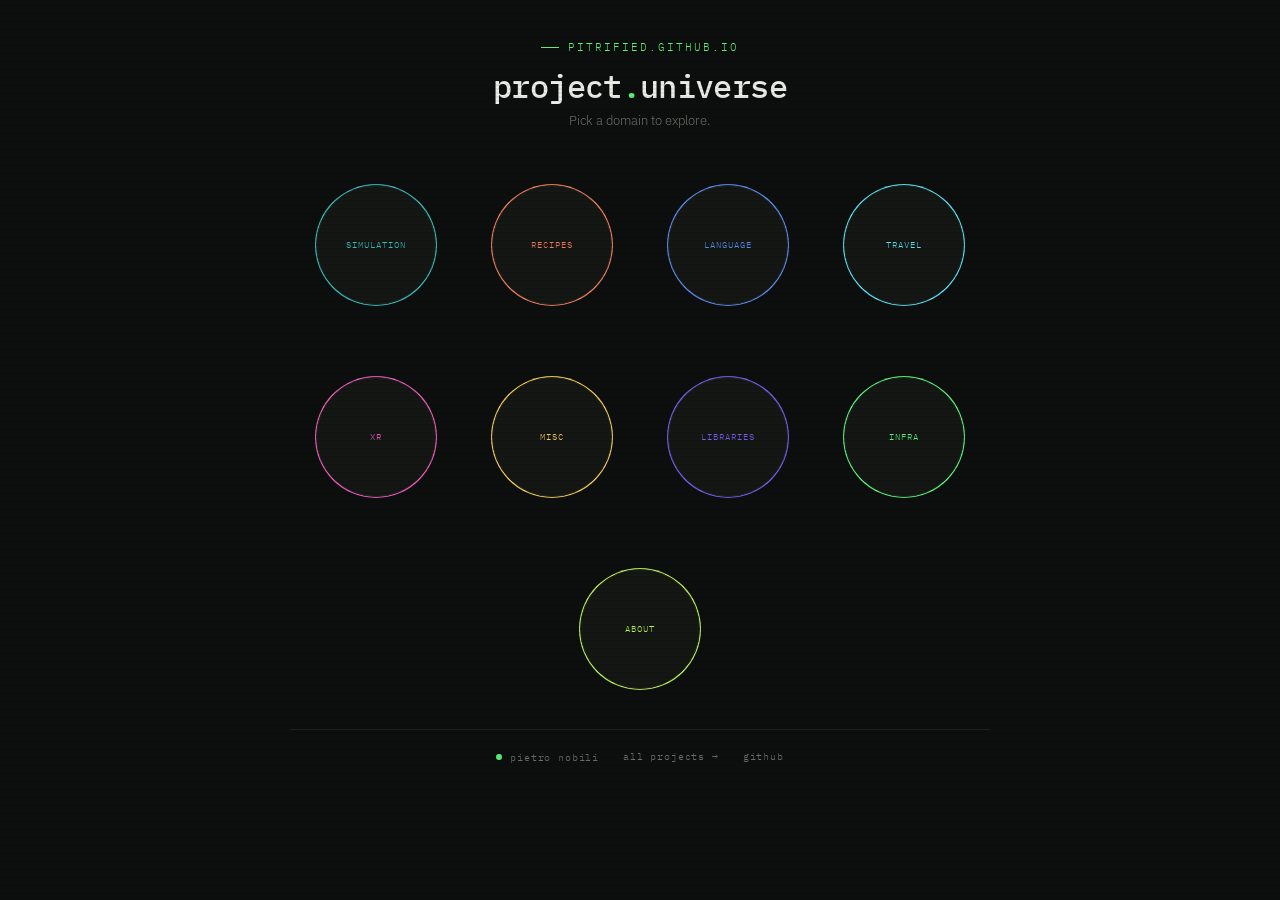
<file: index.html>
<!DOCTYPE html>
<html lang="en">
  <head>
    <meta charset="UTF-8" />
    <meta name="viewport" content="width=device-width, initial-scale=1.0" />
    <title>pitrified</title>
    <link rel="preconnect" href="https://fonts.googleapis.com" />
    <link rel="preconnect" href="https://fonts.gstatic.com" crossorigin />
    <link
      href="https://fonts.googleapis.com/css2?family=IBM+Plex+Mono:wght@400;500&family=IBM+Plex+Sans:wght@300;400&display=swap"
      rel="stylesheet"
    />
    <link rel="stylesheet" href="/assets/style.css" />
    <link rel="icon" href="data:image/svg+xml,<svg xmlns=%22http://www.w3.org/2000/svg%22 viewBox=%220 0 100 100%22><text y=%22.9em%22 font-size=%2290%22>🫧</text></svg>">
  </head>
  <body>
    <header>
      <p class="eyebrow">pitrified.github.io</p>
      <h1>project<span>.</span>universe</h1>
      <p class="subtitle">Pick a domain to explore.</p>
    </header>

    <div class="bubble-stage" data-landing></div>

    <footer>
      <span class="status">
        <span class="status-dot"></span>
        pietro nobili
      </span>
      <a href="/all/">all projects →</a>
      <a href="https://github.com/Pitrified">github</a>
    </footer>

    <script src="/assets/projects.js"></script>
    <script src="/assets/bubbles.js"></script>
  </body>
</html>
</file>
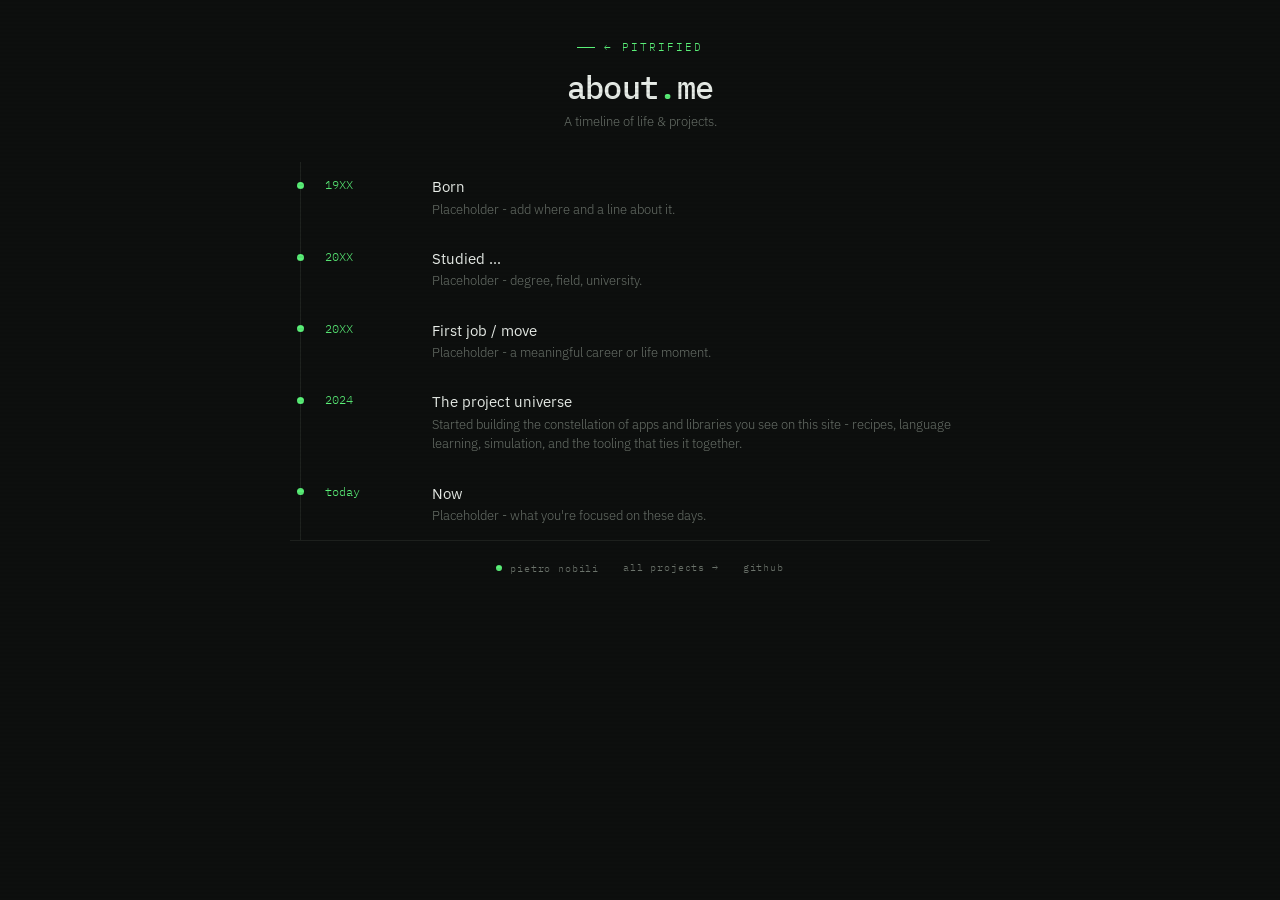
<file: about/index.html>
<!DOCTYPE html>
<html lang="en">
  <head>
    <meta charset="UTF-8" />
    <meta name="viewport" content="width=device-width, initial-scale=1.0" />
    <title>pitrified · about</title>
    <link rel="preconnect" href="https://fonts.googleapis.com" />
    <link rel="preconnect" href="https://fonts.gstatic.com" crossorigin />
    <link
      href="https://fonts.googleapis.com/css2?family=IBM+Plex+Mono:wght@400;500&family=IBM+Plex+Sans:wght@300;400&display=swap"
      rel="stylesheet"
    />
    <link rel="stylesheet" href="/assets/style.css" />
    <link rel="icon" href="data:image/svg+xml,<svg xmlns=%22http://www.w3.org/2000/svg%22 viewBox=%220 0 100 100%22><text y=%22.9em%22 font-size=%2290%22>🫧</text></svg>">
  </head>
  <body>
    <header>
      <p class="eyebrow"><a href="/">← pitrified</a></p>
      <h1>about<span>.</span>me</h1>
      <p class="subtitle">A timeline of life &amp; projects.</p>
    </header>

    <!--
      TODO(pietro): replace the placeholder entries below with real milestones.
      Each entry is one <div class="tl-entry"> with a date on the left and an
      event on the right. Keep them newest-first or oldest-first, your call.
    -->
    <div class="timeline">
      <div class="tl-entry">
        <span class="tl-date">19XX</span>
        <div class="tl-body">
          <h3>Born</h3>
          <p>Placeholder - add where and a line about it.</p>
        </div>
      </div>

      <div class="tl-entry">
        <span class="tl-date">20XX</span>
        <div class="tl-body">
          <h3>Studied …</h3>
          <p>Placeholder - degree, field, university.</p>
        </div>
      </div>

      <div class="tl-entry">
        <span class="tl-date">20XX</span>
        <div class="tl-body">
          <h3>First job / move</h3>
          <p>Placeholder - a meaningful career or life moment.</p>
        </div>
      </div>

      <div class="tl-entry">
        <span class="tl-date">2024</span>
        <div class="tl-body">
          <h3>The project universe</h3>
          <p>
            Started building the constellation of apps and libraries you see on
            this site - recipes, language learning, simulation, and the tooling
            that ties it together.
          </p>
        </div>
      </div>

      <div class="tl-entry">
        <span class="tl-date">today</span>
        <div class="tl-body">
          <h3>Now</h3>
          <p>Placeholder - what you're focused on these days.</p>
        </div>
      </div>
    </div>

    <footer>
      <span class="status"><span class="status-dot"></span> pietro nobili</span>
      <a href="/all/">all projects →</a>
      <a href="https://github.com/Pitrified">github</a>
    </footer>
  </body>
</html>
</file>
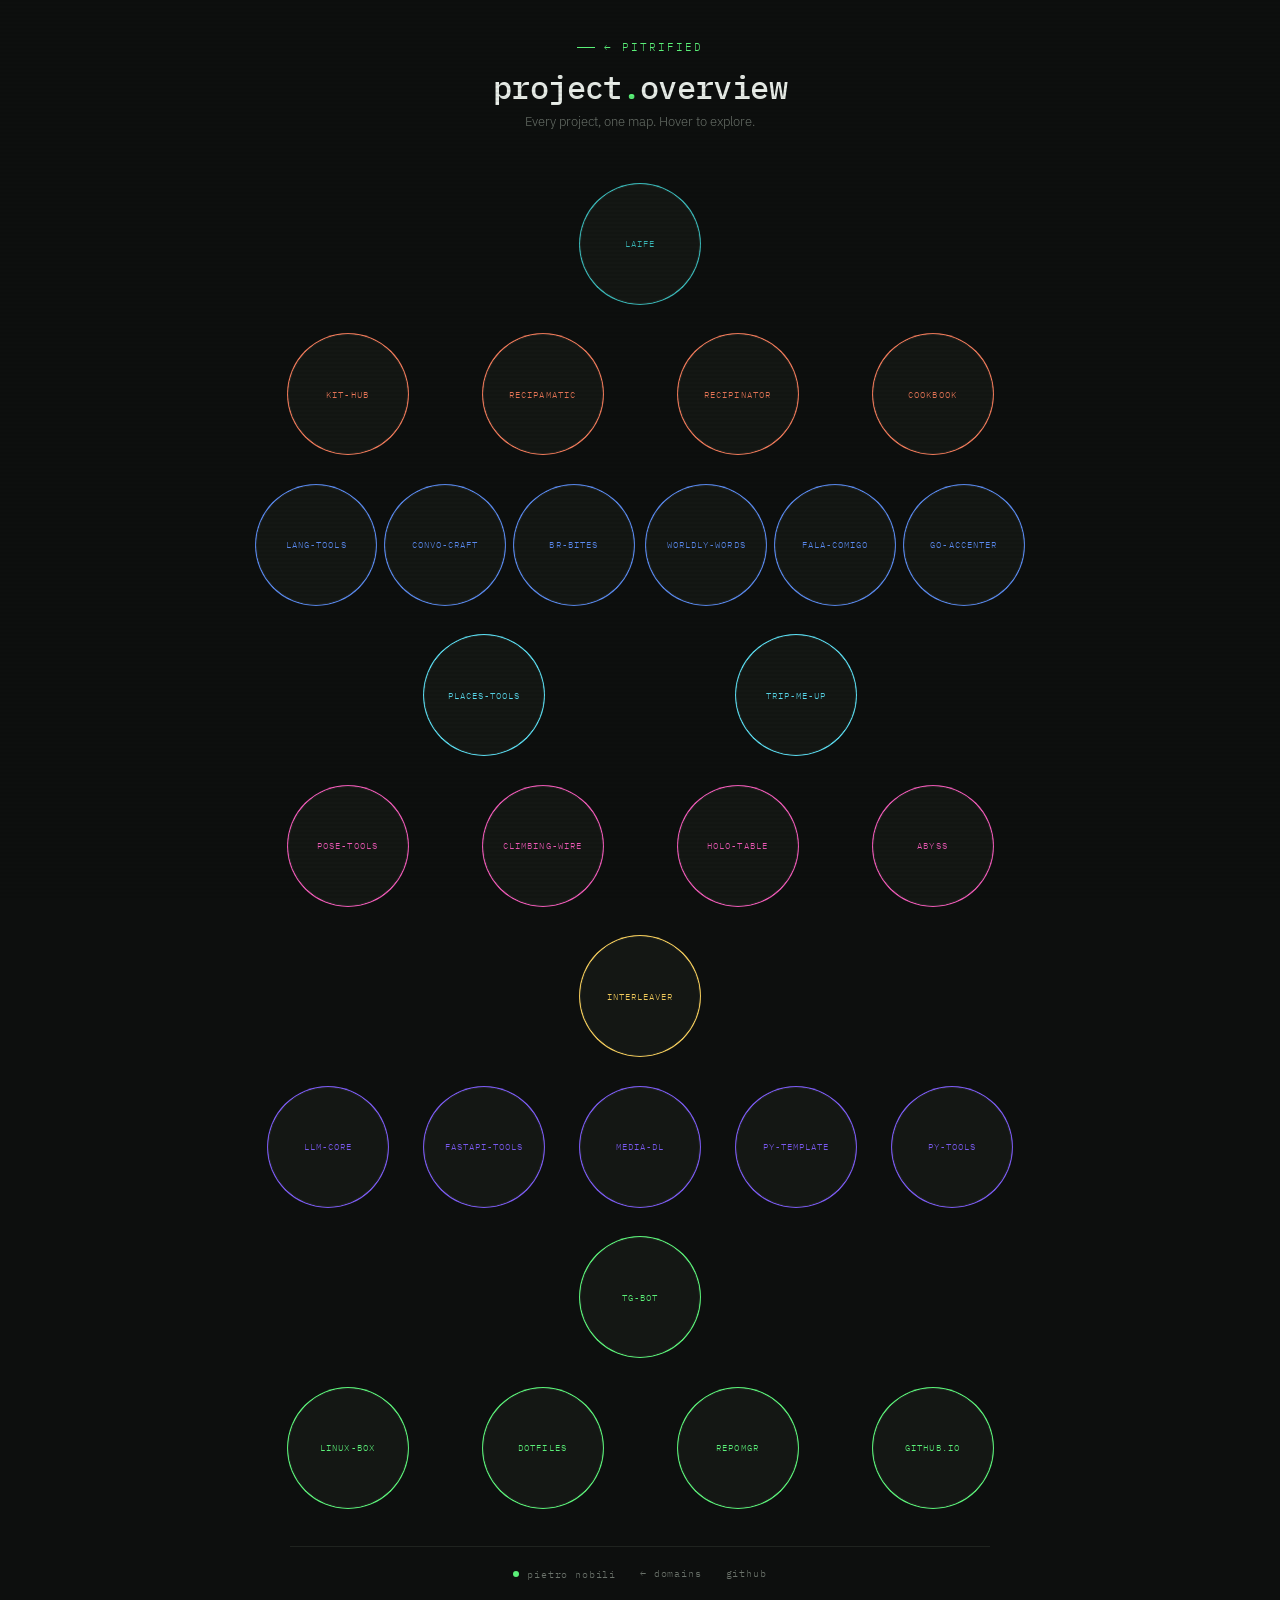
<file: all/index.html>
<!DOCTYPE html>
<html lang="en">
  <head>
    <meta charset="UTF-8" />
    <meta name="viewport" content="width=device-width, initial-scale=1.0" />
    <title>pitrified · all projects</title>
    <link rel="preconnect" href="https://fonts.googleapis.com" />
    <link rel="preconnect" href="https://fonts.gstatic.com" crossorigin />
    <link
      href="https://fonts.googleapis.com/css2?family=IBM+Plex+Mono:wght@400;500&family=IBM+Plex+Sans:wght@300;400&display=swap"
      rel="stylesheet"
    />
    <link rel="stylesheet" href="/assets/style.css" />
    <link rel="icon" href="data:image/svg+xml,<svg xmlns=%22http://www.w3.org/2000/svg%22 viewBox=%220 0 100 100%22><text y=%22.9em%22 font-size=%2290%22>🫧</text></svg>">
  </head>
  <body>
    <header>
      <p class="eyebrow"><a href="/">← pitrified</a></p>
      <h1>project<span>.</span>overview</h1>
      <p class="subtitle">Every project, one map. Hover to explore.</p>
    </header>

    <div class="bubble-stage" data-category="all"></div>

    <footer>
      <span class="status"><span class="status-dot"></span> pietro nobili</span>
      <a href="/">← domains</a>
      <a href="https://github.com/Pitrified">github</a>
    </footer>

    <script src="/assets/projects.js"></script>
    <script src="/assets/bubbles.js"></script>
  </body>
</html>
</file>
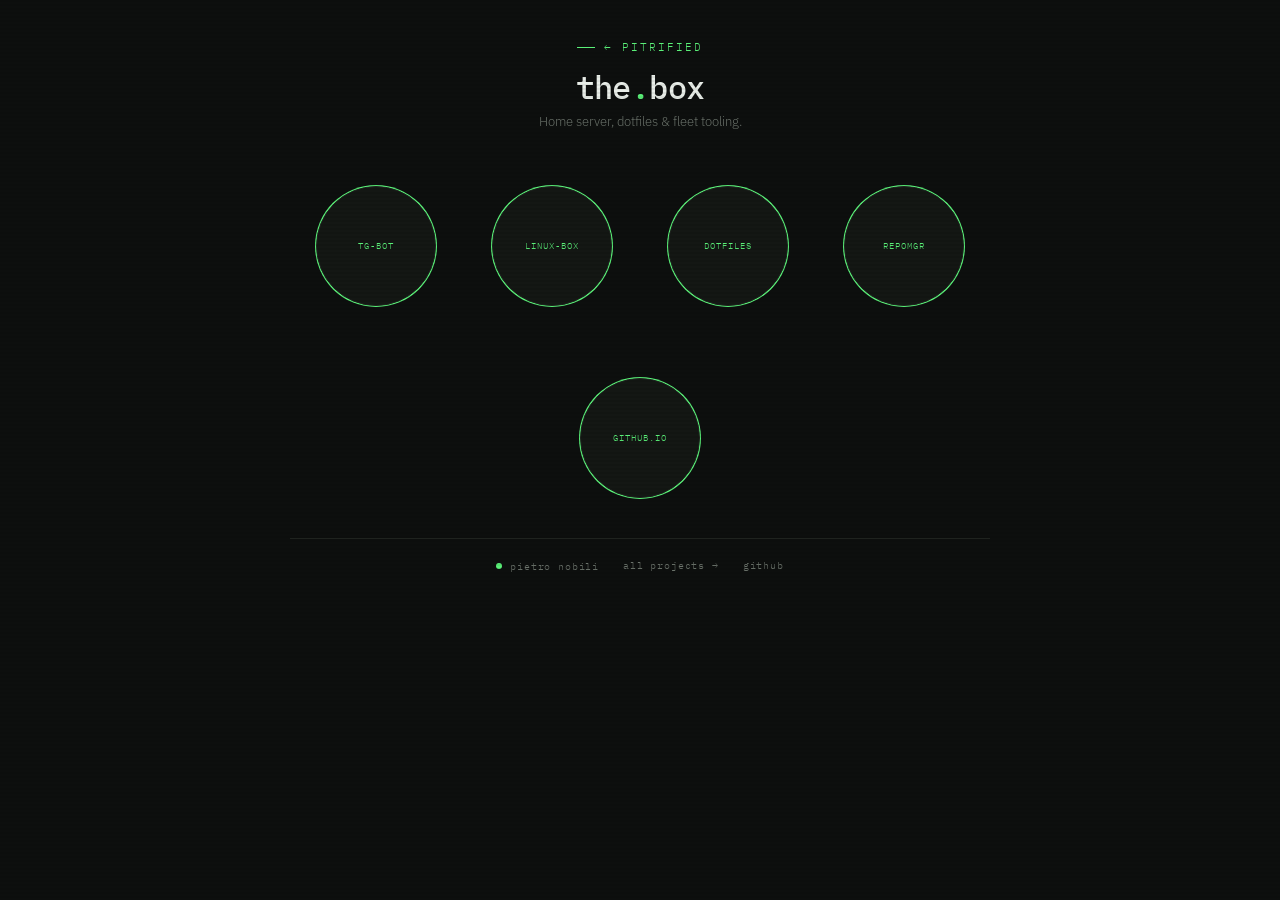
<file: infra/index.html>
<!DOCTYPE html>
<html lang="en">
  <head>
    <meta charset="UTF-8" />
    <meta name="viewport" content="width=device-width, initial-scale=1.0" />
    <title>pitrified · infra</title>
    <link rel="preconnect" href="https://fonts.googleapis.com" />
    <link rel="preconnect" href="https://fonts.gstatic.com" crossorigin />
    <link
      href="https://fonts.googleapis.com/css2?family=IBM+Plex+Mono:wght@400;500&family=IBM+Plex+Sans:wght@300;400&display=swap"
      rel="stylesheet"
    />
    <link rel="stylesheet" href="/assets/style.css" />
    <link rel="icon" href="data:image/svg+xml,<svg xmlns=%22http://www.w3.org/2000/svg%22 viewBox=%220 0 100 100%22><text y=%22.9em%22 font-size=%2290%22>🫧</text></svg>">
  </head>
  <body>
    <header>
      <p class="eyebrow"><a href="/">← pitrified</a></p>
      <h1>the<span>.</span>box</h1>
      <p class="subtitle">Home server, dotfiles & fleet tooling.</p>
    </header>

    <div class="bubble-stage" data-category="infra"></div>

    <footer>
      <span class="status"><span class="status-dot"></span> pietro nobili</span>
      <a href="/all/">all projects →</a>
      <a href="https://github.com/Pitrified">github</a>
    </footer>

    <script src="/assets/projects.js"></script>
    <script src="/assets/bubbles.js"></script>
  </body>
</html>
</file>
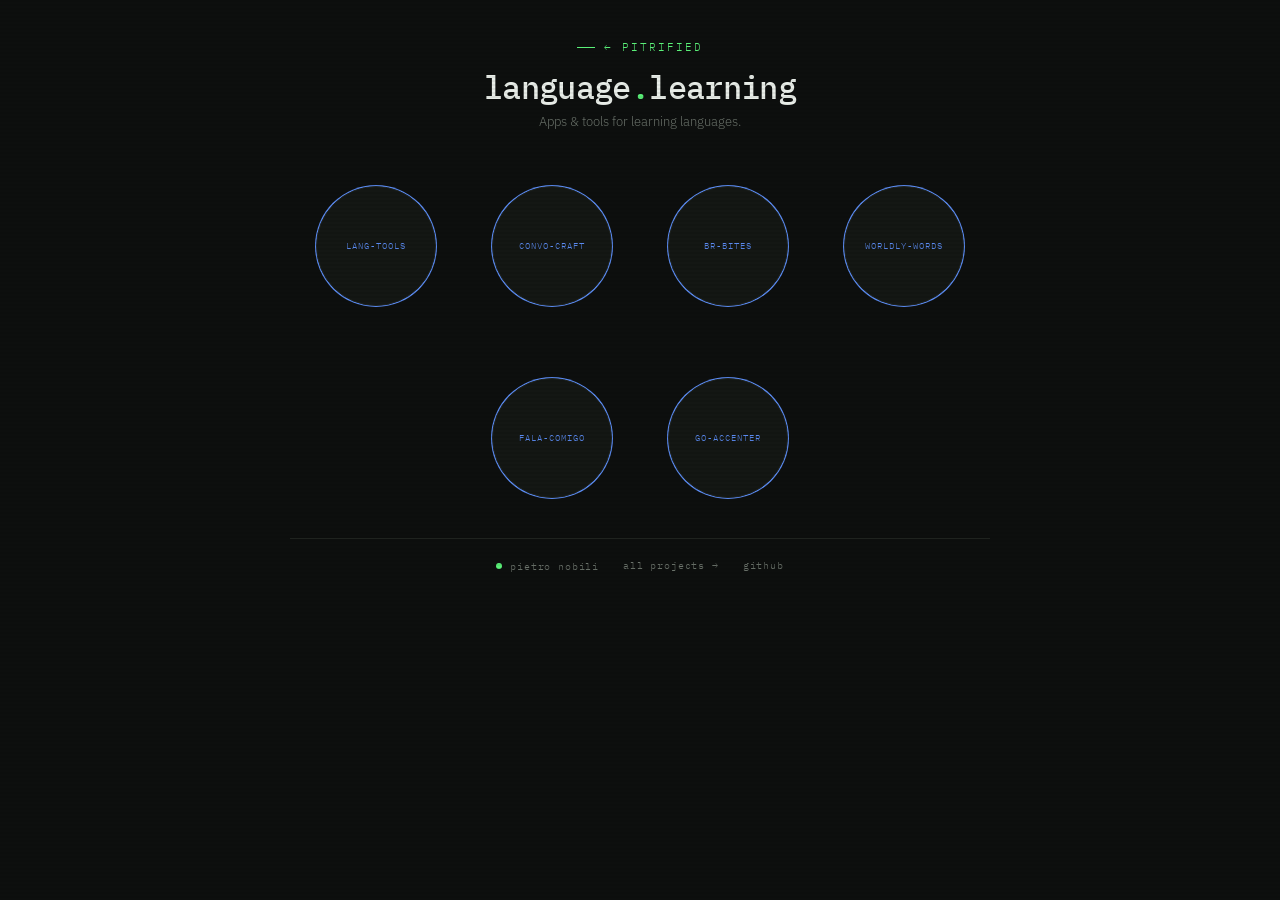
<file: language-learning/index.html>
<!DOCTYPE html>
<html lang="en">
  <head>
    <meta charset="UTF-8" />
    <meta name="viewport" content="width=device-width, initial-scale=1.0" />
    <title>pitrified · language learning</title>
    <link rel="preconnect" href="https://fonts.googleapis.com" />
    <link rel="preconnect" href="https://fonts.gstatic.com" crossorigin />
    <link
      href="https://fonts.googleapis.com/css2?family=IBM+Plex+Mono:wght@400;500&family=IBM+Plex+Sans:wght@300;400&display=swap"
      rel="stylesheet"
    />
    <link rel="stylesheet" href="/assets/style.css" />
    <link rel="icon" href="data:image/svg+xml,<svg xmlns=%22http://www.w3.org/2000/svg%22 viewBox=%220 0 100 100%22><text y=%22.9em%22 font-size=%2290%22>🫧</text></svg>">
  </head>
  <body>
    <header>
      <p class="eyebrow"><a href="/">← pitrified</a></p>
      <h1>language<span>.</span>learning</h1>
      <p class="subtitle">Apps & tools for learning languages.</p>
    </header>

    <div class="bubble-stage" data-category="language-learning"></div>

    <footer>
      <span class="status"><span class="status-dot"></span> pietro nobili</span>
      <a href="/all/">all projects →</a>
      <a href="https://github.com/Pitrified">github</a>
    </footer>

    <script src="/assets/projects.js"></script>
    <script src="/assets/bubbles.js"></script>
  </body>
</html>
</file>
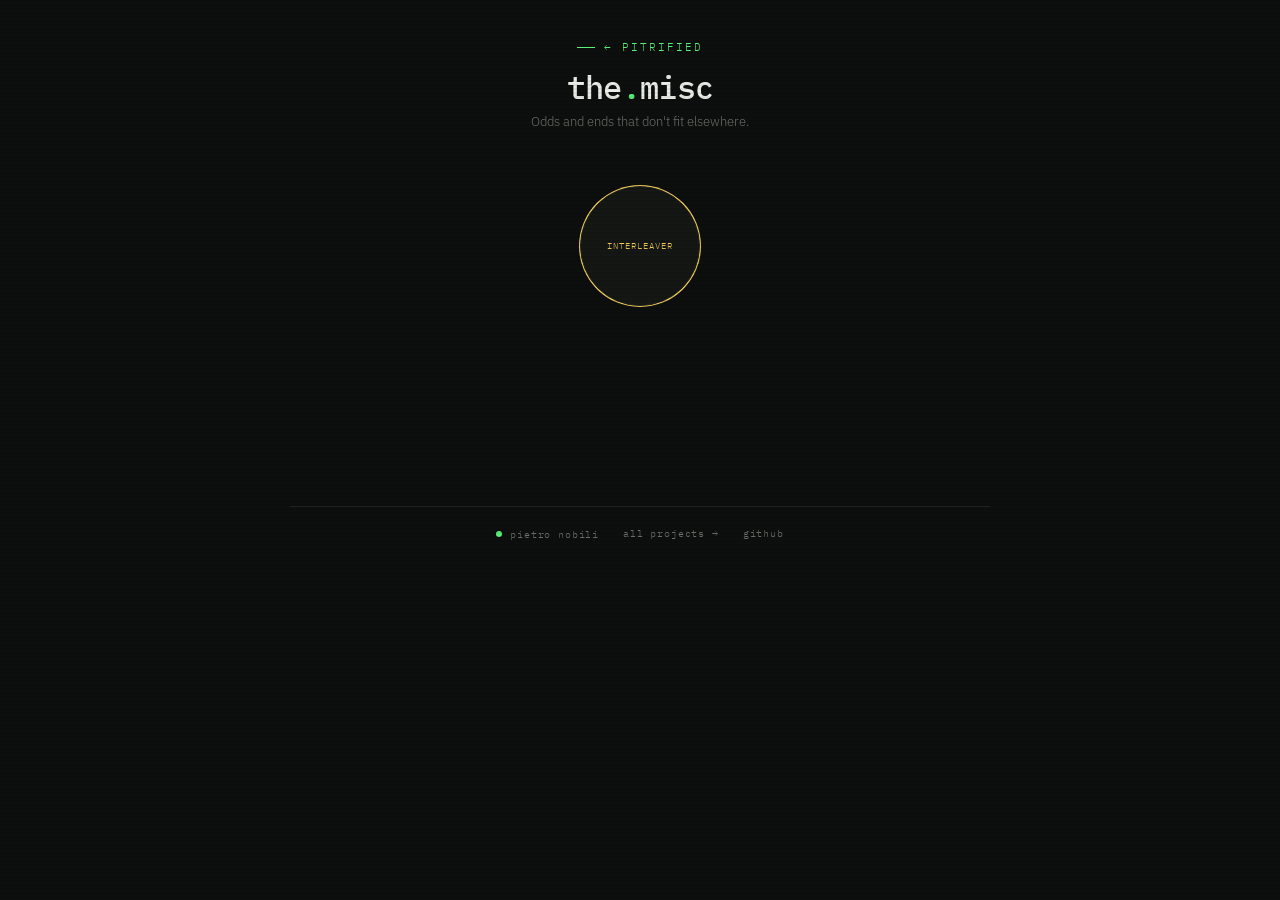
<file: misc/index.html>
<!DOCTYPE html>
<html lang="en">
  <head>
    <meta charset="UTF-8" />
    <meta name="viewport" content="width=device-width, initial-scale=1.0" />
    <title>pitrified · misc</title>
    <link rel="preconnect" href="https://fonts.googleapis.com" />
    <link rel="preconnect" href="https://fonts.gstatic.com" crossorigin />
    <link
      href="https://fonts.googleapis.com/css2?family=IBM+Plex+Mono:wght@400;500&family=IBM+Plex+Sans:wght@300;400&display=swap"
      rel="stylesheet"
    />
    <link rel="stylesheet" href="/assets/style.css" />
    <link rel="icon" href="data:image/svg+xml,<svg xmlns=%22http://www.w3.org/2000/svg%22 viewBox=%220 0 100 100%22><text y=%22.9em%22 font-size=%2290%22>🫧</text></svg>">
  </head>
  <body>
    <header>
      <p class="eyebrow"><a href="/">← pitrified</a></p>
      <h1>the<span>.</span>misc</h1>
      <p class="subtitle">Odds and ends that don't fit elsewhere.</p>
    </header>

    <div class="bubble-stage" data-category="misc"></div>

    <footer>
      <span class="status"><span class="status-dot"></span> pietro nobili</span>
      <a href="/all/">all projects →</a>
      <a href="https://github.com/Pitrified">github</a>
    </footer>

    <script src="/assets/projects.js"></script>
    <script src="/assets/bubbles.js"></script>
  </body>
</html>
</file>
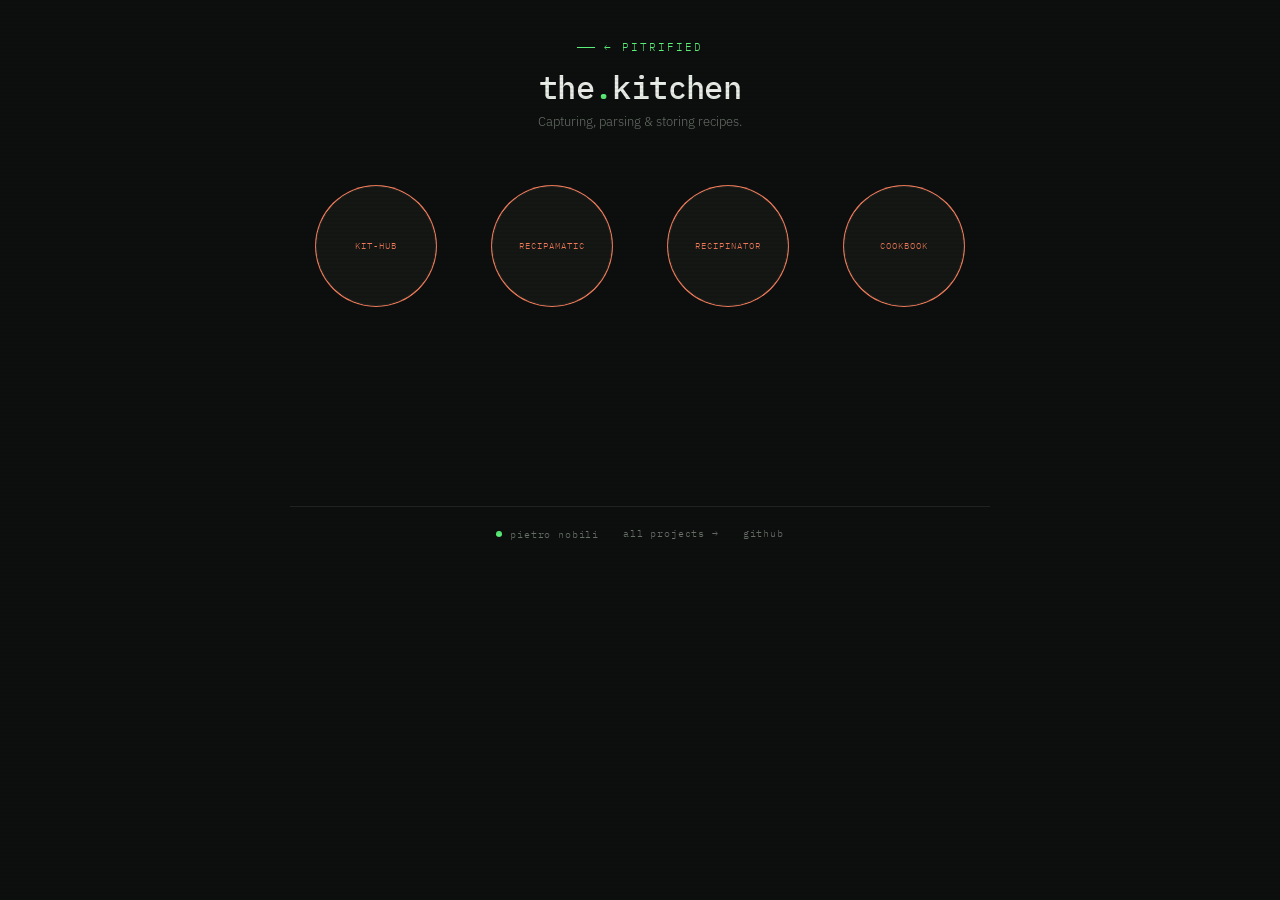
<file: recipes/index.html>
<!DOCTYPE html>
<html lang="en">
  <head>
    <meta charset="UTF-8" />
    <meta name="viewport" content="width=device-width, initial-scale=1.0" />
    <title>pitrified · recipes</title>
    <link rel="preconnect" href="https://fonts.googleapis.com" />
    <link rel="preconnect" href="https://fonts.gstatic.com" crossorigin />
    <link
      href="https://fonts.googleapis.com/css2?family=IBM+Plex+Mono:wght@400;500&family=IBM+Plex+Sans:wght@300;400&display=swap"
      rel="stylesheet"
    />
    <link rel="stylesheet" href="/assets/style.css" />
    <link rel="icon" href="data:image/svg+xml,<svg xmlns=%22http://www.w3.org/2000/svg%22 viewBox=%220 0 100 100%22><text y=%22.9em%22 font-size=%2290%22>🫧</text></svg>">
  </head>
  <body>
    <header>
      <p class="eyebrow"><a href="/">← pitrified</a></p>
      <h1>the<span>.</span>kitchen</h1>
      <p class="subtitle">Capturing, parsing & storing recipes.</p>
    </header>

    <div class="bubble-stage" data-category="recipes"></div>

    <footer>
      <span class="status"><span class="status-dot"></span> pietro nobili</span>
      <a href="/all/">all projects →</a>
      <a href="https://github.com/Pitrified">github</a>
    </footer>

    <script src="/assets/projects.js"></script>
    <script src="/assets/bubbles.js"></script>
  </body>
</html>
</file>
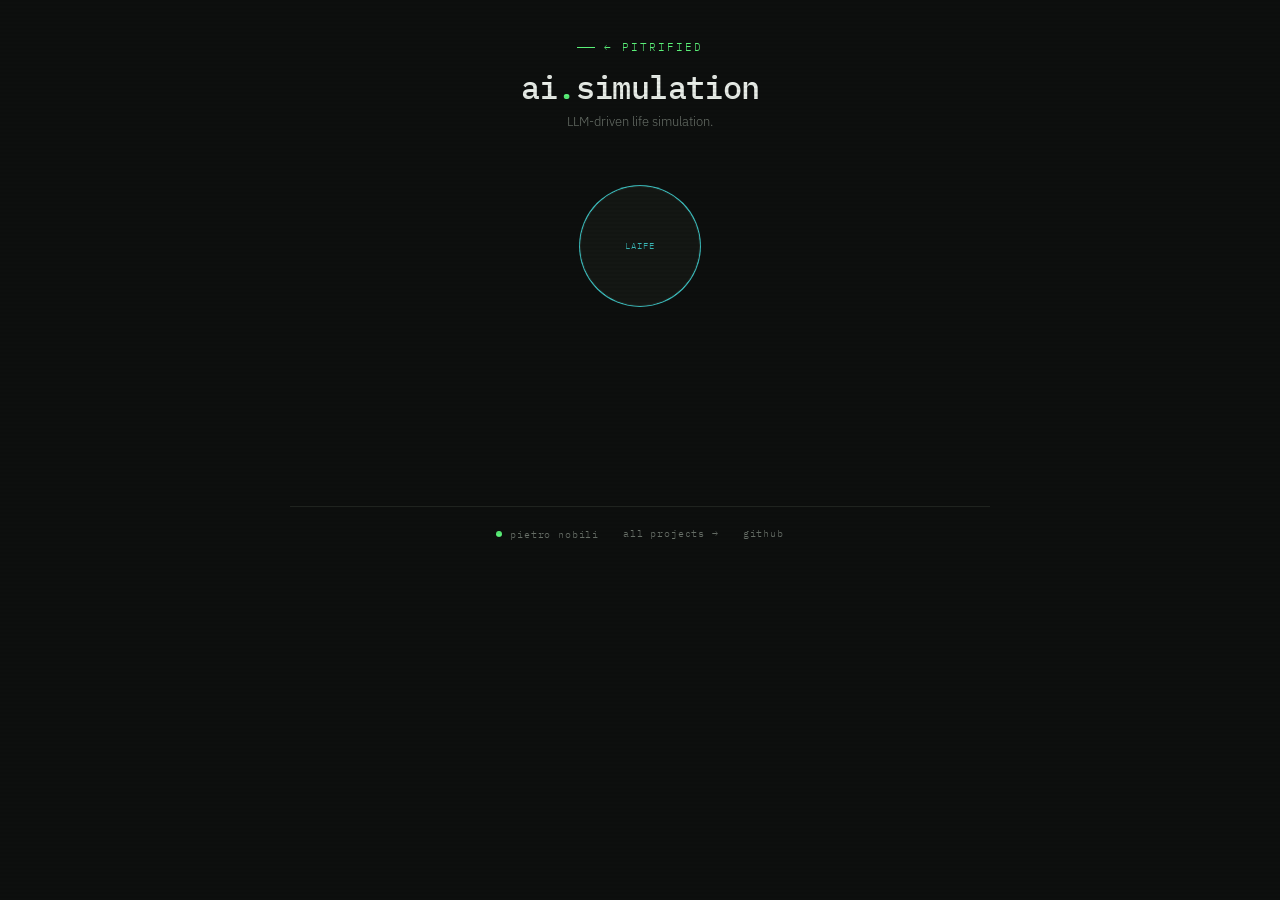
<file: simulation/index.html>
<!DOCTYPE html>
<html lang="en">
  <head>
    <meta charset="UTF-8" />
    <meta name="viewport" content="width=device-width, initial-scale=1.0" />
    <title>pitrified · simulation</title>
    <link rel="preconnect" href="https://fonts.googleapis.com" />
    <link rel="preconnect" href="https://fonts.gstatic.com" crossorigin />
    <link
      href="https://fonts.googleapis.com/css2?family=IBM+Plex+Mono:wght@400;500&family=IBM+Plex+Sans:wght@300;400&display=swap"
      rel="stylesheet"
    />
    <link rel="stylesheet" href="/assets/style.css" />
    <link rel="icon" href="data:image/svg+xml,<svg xmlns=%22http://www.w3.org/2000/svg%22 viewBox=%220 0 100 100%22><text y=%22.9em%22 font-size=%2290%22>🫧</text></svg>">
  </head>
  <body>
    <header>
      <p class="eyebrow"><a href="/">← pitrified</a></p>
      <h1>ai<span>.</span>simulation</h1>
      <p class="subtitle">LLM-driven life simulation.</p>
    </header>

    <div class="bubble-stage" data-category="simulation"></div>

    <footer>
      <span class="status"><span class="status-dot"></span> pietro nobili</span>
      <a href="/all/">all projects →</a>
      <a href="https://github.com/Pitrified">github</a>
    </footer>

    <script src="/assets/projects.js"></script>
    <script src="/assets/bubbles.js"></script>
  </body>
</html>
</file>
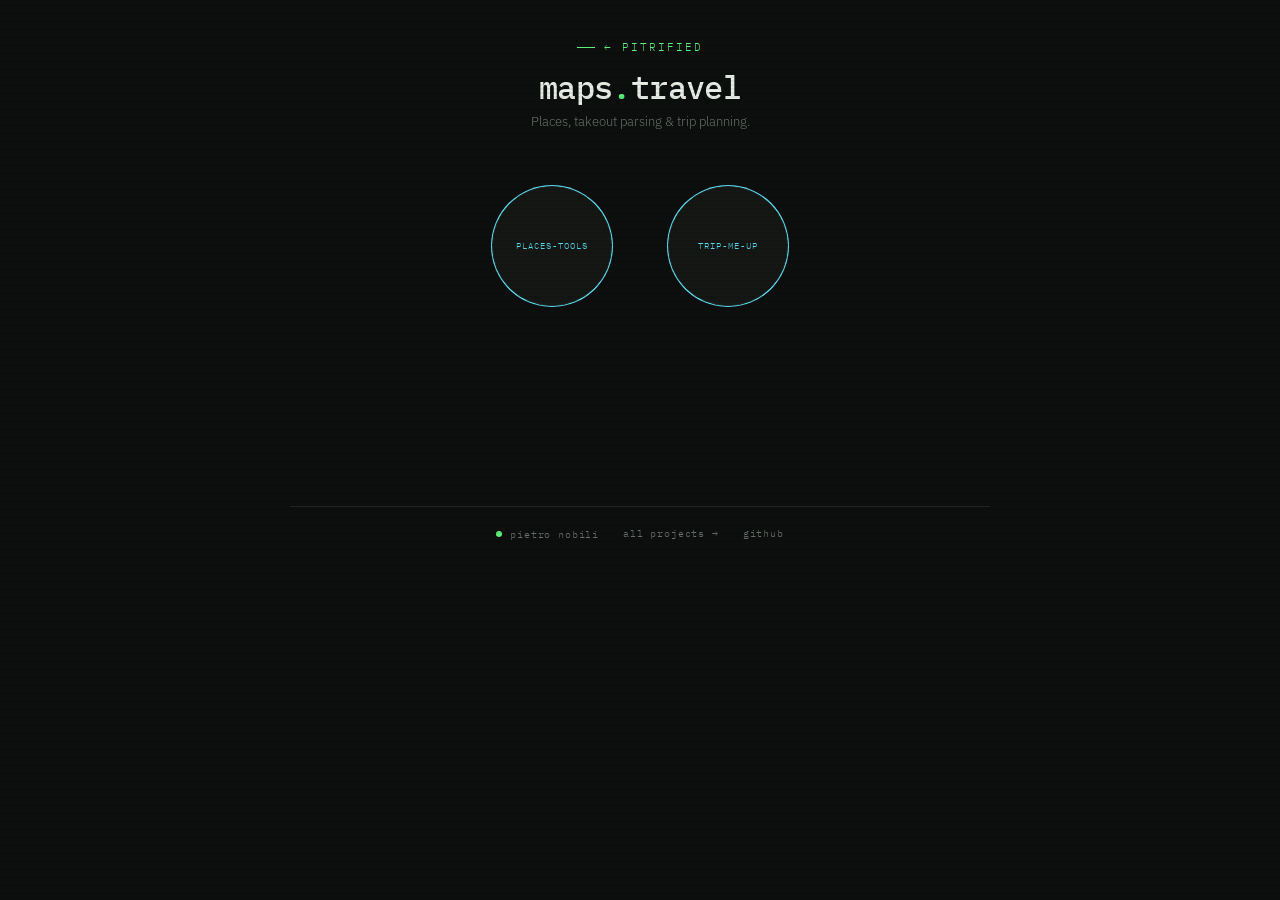
<file: travel/index.html>
<!DOCTYPE html>
<html lang="en">
  <head>
    <meta charset="UTF-8" />
    <meta name="viewport" content="width=device-width, initial-scale=1.0" />
    <title>pitrified · travel</title>
    <link rel="preconnect" href="https://fonts.googleapis.com" />
    <link rel="preconnect" href="https://fonts.gstatic.com" crossorigin />
    <link
      href="https://fonts.googleapis.com/css2?family=IBM+Plex+Mono:wght@400;500&family=IBM+Plex+Sans:wght@300;400&display=swap"
      rel="stylesheet"
    />
    <link rel="stylesheet" href="/assets/style.css" />
    <link rel="icon" href="data:image/svg+xml,<svg xmlns=%22http://www.w3.org/2000/svg%22 viewBox=%220 0 100 100%22><text y=%22.9em%22 font-size=%2290%22>🫧</text></svg>">
  </head>
  <body>
    <header>
      <p class="eyebrow"><a href="/">← pitrified</a></p>
      <h1>maps<span>.</span>travel</h1>
      <p class="subtitle">Places, takeout parsing & trip planning.</p>
    </header>

    <div class="bubble-stage" data-category="travel"></div>

    <footer>
      <span class="status"><span class="status-dot"></span> pietro nobili</span>
      <a href="/all/">all projects →</a>
      <a href="https://github.com/Pitrified">github</a>
    </footer>

    <script src="/assets/projects.js"></script>
    <script src="/assets/bubbles.js"></script>
  </body>
</html>
</file>
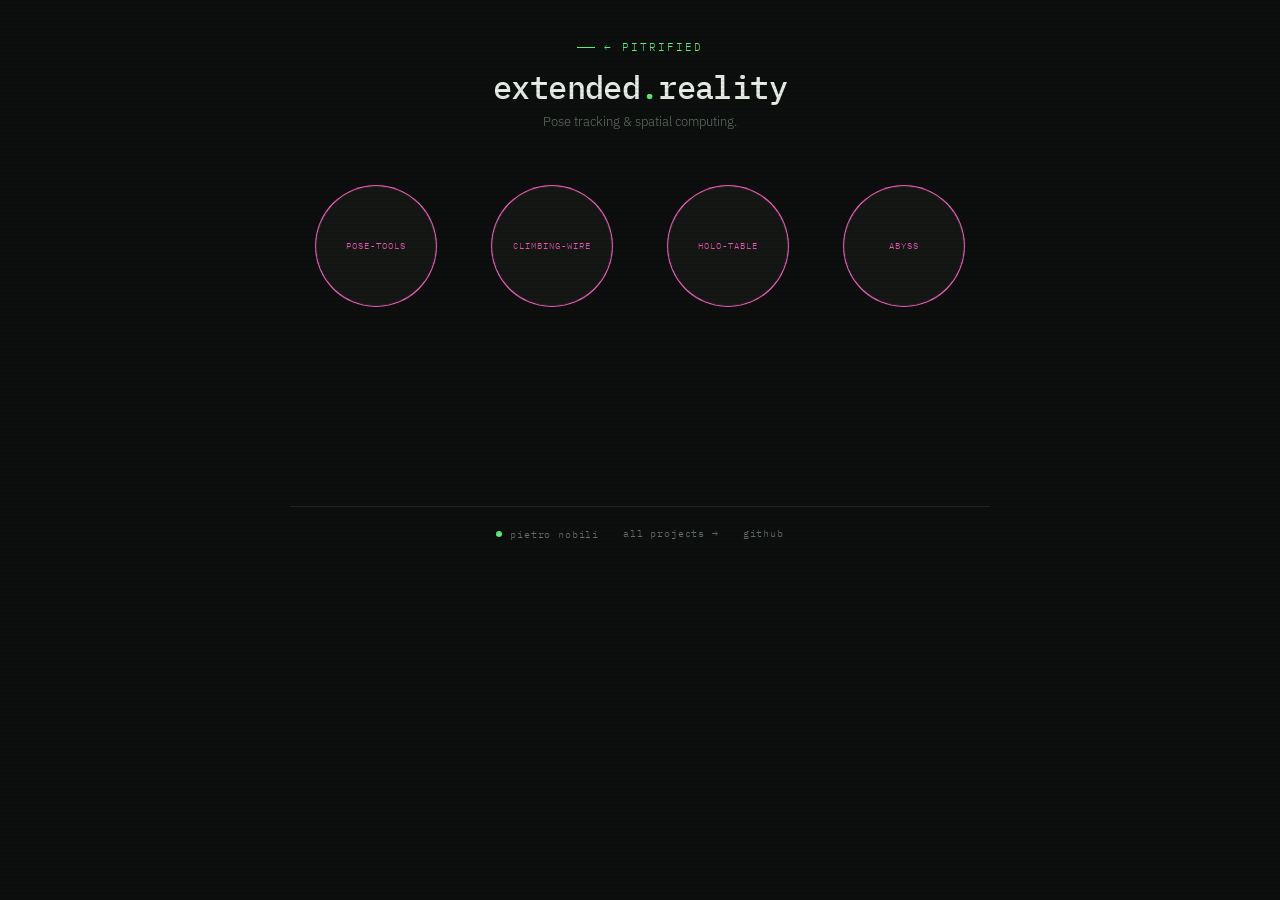
<file: xr/index.html>
<!DOCTYPE html>
<html lang="en">
  <head>
    <meta charset="UTF-8" />
    <meta name="viewport" content="width=device-width, initial-scale=1.0" />
    <title>pitrified · extended reality</title>
    <link rel="preconnect" href="https://fonts.googleapis.com" />
    <link rel="preconnect" href="https://fonts.gstatic.com" crossorigin />
    <link
      href="https://fonts.googleapis.com/css2?family=IBM+Plex+Mono:wght@400;500&family=IBM+Plex+Sans:wght@300;400&display=swap"
      rel="stylesheet"
    />
    <link rel="stylesheet" href="/assets/style.css" />
    <link rel="icon" href="data:image/svg+xml,<svg xmlns=%22http://www.w3.org/2000/svg%22 viewBox=%220 0 100 100%22><text y=%22.9em%22 font-size=%2290%22>🫧</text></svg>">
  </head>
  <body>
    <header>
      <p class="eyebrow"><a href="/">← pitrified</a></p>
      <h1>extended<span>.</span>reality</h1>
      <p class="subtitle">Pose tracking & spatial computing.</p>
    </header>

    <div class="bubble-stage" data-category="xr"></div>

    <footer>
      <span class="status"><span class="status-dot"></span> pietro nobili</span>
      <a href="/all/">all projects →</a>
      <a href="https://github.com/Pitrified">github</a>
    </footer>

    <script src="/assets/projects.js"></script>
    <script src="/assets/bubbles.js"></script>
  </body>
</html>
</file>
<file: assets/style.css>
/* ── Reset & variables ── */
*, *::before, *::after {
  box-sizing: border-box;
  margin: 0;
  padding: 0;
}

:root {
  --bg:      #0d0f0e;
  --surface: #141714;
  --border:  #1f231f;
  --dim:     #3a3f3a;
  --muted:   #6b736b;
  --text:    #c8d0c8;
  --bright:  #e8ede8;
  --accent:  #5af078;

  --bubble-size: 120px;
}

/* ── Page ── */
html, body {
  min-height: 100%;
  background: var(--bg);
  color: var(--text);
  font-family: "IBM Plex Sans", sans-serif;
  font-weight: 300;
}

/* scanline texture */
body::before {
  content: "";
  position: fixed;
  inset: 0;
  background: repeating-linear-gradient(
    0deg,
    transparent,
    transparent 2px,
    rgba(0,0,0,0.06) 2px,
    rgba(0,0,0,0.06) 4px
  );
  pointer-events: none;
  z-index: 100;
}

body {
  display: flex;
  flex-direction: column;
  align-items: center;
  padding: 0 clamp(1.5rem, 5vw, 4rem);
}

/* ── Header ── */
header {
  text-align: center;
  padding: 2.5rem 0 1rem;
  flex-shrink: 0;
}

.eyebrow {
  font-family: "IBM Plex Mono", monospace;
  font-size: 0.7rem;
  letter-spacing: 0.18em;
  text-transform: uppercase;
  color: var(--accent);
  margin-bottom: 0.7rem;
  display: flex;
  align-items: center;
  justify-content: center;
  gap: 0.6rem;
}

.eyebrow::before {
  content: "";
  display: inline-block;
  width: 18px;
  height: 1px;
  background: var(--accent);
}

/* back-link in the eyebrow on sub-pages */
.eyebrow a {
  color: inherit;
  text-decoration: none;
  border-bottom: 1px solid transparent;
  transition: border-color 0.2s ease;
}
.eyebrow a:hover { border-color: var(--accent); }

h1 {
  font-family: "IBM Plex Mono", monospace;
  font-size: clamp(1.4rem, 3.5vw, 2rem);
  font-weight: 500;
  color: var(--bright);
  letter-spacing: -0.02em;
  margin-bottom: 0.3rem;
}

h1 span { color: var(--accent); }

.subtitle {
  font-size: 0.8rem;
  color: var(--muted);
}

/* ── Bubble stage ── */
.bubble-stage {
  width: 100%;
  max-width: 780px;
}

/* dense absolute-positioned map (landing /all only) */
.bubble-stage--map {
  position: relative;
  height: 1400px;
}

/* responsive flow grid (landing + category pages) */
.bubble-stage--flow {
  display: flex;
  flex-wrap: wrap;
  justify-content: center;
  align-items: flex-start;
  gap: clamp(2.5rem, 6vw, 4.5rem) clamp(2rem, 5vw, 3.5rem);
  padding: 2.5rem 0;
  min-height: 40vh;
}

/* ── Individual bubble ── */
.bubble {
  width: var(--bubble-size);
  height: var(--bubble-size);
  border-radius: 50%;
  border: 1px solid var(--border);
  background: var(--surface);
  cursor: pointer;
  overflow: hidden;
  display: flex;
  align-items: center;
  justify-content: center;
  text-decoration: none;
  color: inherit;
  box-shadow: 0 0 0 1px var(--accent-c, var(--border));
  transition:
    transform  0.4s cubic-bezier(0.175, 0.885, 0.32, 1.275),
    box-shadow 0.3s ease,
    z-index    0s;
  z-index: 1;
}

/* map placement */
.bubble-stage--map .bubble {
  position: absolute;
  left: var(--x);
  top:  var(--y);
  transform: translate(-50%, -50%) scale(1);
}
.bubble-stage--map .bubble:hover,
.bubble-stage--map .bubble.tapped {
  transform: translate(-50%, -50%) scale(2.4);
}

/* flow placement */
.bubble-stage--flow .bubble {
  position: relative;
  transform: scale(1);
}
.bubble-stage--flow .bubble:hover,
.bubble-stage--flow .bubble.tapped {
  transform: scale(1.85);
}

/* ── Content inside bubble (hidden by default) ── */
.bubble-content {
  display: flex;
  flex-direction: column;
  align-items: center;
  text-align: center;
  padding: 12px;
  gap: 6px;
  opacity: 0;
  transform: scale(0.75);
  transition:
    opacity   0.25s ease,
    transform 0.25s ease;
  pointer-events: none;
}

.bname {
  font-family: "IBM Plex Mono", monospace;
  font-size: 0.85rem;
  font-weight: 500;
  color: var(--accent-c, var(--accent));
  letter-spacing: -0.01em;
}

.bdesc {
  font-size: 0.68rem;
  color: var(--text);
  line-height: 1.4;
}

.btag {
  font-family: "IBM Plex Mono", monospace;
  font-size: 0.58rem;
  letter-spacing: 0.1em;
  text-transform: uppercase;
  color: var(--muted);
}

/* ── Hover (or tap, on touch): expand + reveal ── */
.bubble:hover,
.bubble.tapped {
  box-shadow:
    0 0 0 1px var(--accent-c, var(--accent)),
    0 8px 30px rgba(0,0,0,0.5);
  z-index: 10;
}

.bubble:hover .bubble-content,
.bubble.tapped .bubble-content {
  opacity: 1;
  transform: scale(0.65);
}

/* ── Dot label (visible at rest) ── */
.bubble::after {
  content: attr(data-label);
  position: absolute;
  font-family: "IBM Plex Mono", monospace;
  font-size: 0.55rem;
  letter-spacing: 0.12em;
  text-transform: uppercase;
  color: var(--accent-c, var(--accent));
  transition: opacity 0.2s ease;
}

.bubble:hover::after,
.bubble.tapped::after {
  opacity: 0;
}

/* ── Dependency graph (libraries page) ── */
.graph-wrap {
  width: 100%;
  max-width: 780px;
  margin: 1.5rem auto 0;
}

.graph-wrap h2 {
  font-family: "IBM Plex Mono", monospace;
  font-size: 0.9rem;
  font-weight: 500;
  color: var(--bright);
  text-align: center;
  margin-bottom: 0.4rem;
}

.graph-wrap p.graph-note {
  text-align: center;
  font-size: 0.72rem;
  color: var(--muted);
  margin-bottom: 0.5rem;
}

.graph-wrap p.graph-note code {
  font-size: 0.7rem;
  color: var(--text);
}

#dep-graph {
  width: 100%;
  min-height: 460px;
}

#dep-graph svg {
  display: block;
  width: 100%;
  overflow: visible;
}

/* separator between the graph and the project bubbles below it */
.graph-wrap + .bubble-stage {
  border-top: 1px solid var(--border);
  margin-top: 1.5rem;
}

/* ── Timeline (about page) ── */
.timeline {
  width: 100%;
  max-width: 680px;
  margin: 1rem auto 0;
  border-left: 1px solid var(--border);
  padding-left: 1.5rem;
}

.tl-entry {
  display: grid;
  grid-template-columns: 5.5rem 1fr;
  gap: 1.2rem;
  padding: 0.9rem 0;
  position: relative;
}

.tl-entry::before {
  content: "";
  position: absolute;
  left: calc(-1.5rem - 4px);
  top: 1.25rem;
  width: 7px;
  height: 7px;
  border-radius: 50%;
  background: var(--accent);
}

.tl-date {
  font-family: "IBM Plex Mono", monospace;
  font-size: 0.78rem;
  color: var(--accent);
  white-space: nowrap;
}

.tl-body h3 {
  font-size: 0.95rem;
  font-weight: 400;
  color: var(--bright);
  margin-bottom: 0.2rem;
}

.tl-body p {
  font-size: 0.82rem;
  color: var(--muted);
  line-height: 1.5;
}

.prose {
  width: 100%;
  max-width: 680px;
  margin: 0 auto;
  font-size: 0.9rem;
  line-height: 1.7;
  color: var(--text);
}
.prose p { margin-bottom: 1rem; }

/* ── Footer ── */
footer {
  flex-shrink: 0;
  margin-top: auto;
  padding: 1.2rem 0;
  border-top: 1px solid var(--border);
  width: 100%;
  max-width: 700px;
  display: flex;
  align-items: center;
  justify-content: center;
  gap: 1.5rem;
}

.status {
  display: flex;
  align-items: center;
  gap: 0.5rem;
  font-family: "IBM Plex Mono", monospace;
  font-size: 0.65rem;
  letter-spacing: 0.08em;
  color: var(--muted);
}

.status-dot {
  width: 6px;
  height: 6px;
  border-radius: 50%;
  background: var(--accent);
  animation: pulse 2.5s ease-in-out infinite;
}

footer a {
  font-family: "IBM Plex Mono", monospace;
  font-size: 0.65rem;
  letter-spacing: 0.08em;
  color: var(--muted);
  text-decoration: none;
  border-bottom: 1px solid transparent;
  transition: color 0.2s ease, border-color 0.2s ease;
}
footer a:hover { color: var(--text); border-color: var(--dim); }

/* ── Animations ── */
@keyframes pulse {
  0%, 100% { opacity: 1; }
  50%       { opacity: 0.3; }
}

@keyframes float {
  0%, 100% { margin-top: 0; }
  50%       { margin-top: -7px; }
}

.bubble.floating:not(:hover):not(.tapped) {
  animation: float 5s ease-in-out infinite;
}

/* ── Page fade-in ── */
header, .bubble-stage, footer, .graph-wrap, .timeline, .prose {
  opacity: 0;
  animation: fadein 0.5s ease forwards;
}
header         { animation-delay: 0.05s; }
.bubble-stage  { animation-delay: 0.2s; }
.graph-wrap, .timeline, .prose { animation-delay: 0.25s; }
footer         { animation-delay: 0.35s; }

@keyframes fadein {
  to { opacity: 1; }
}
</file>
